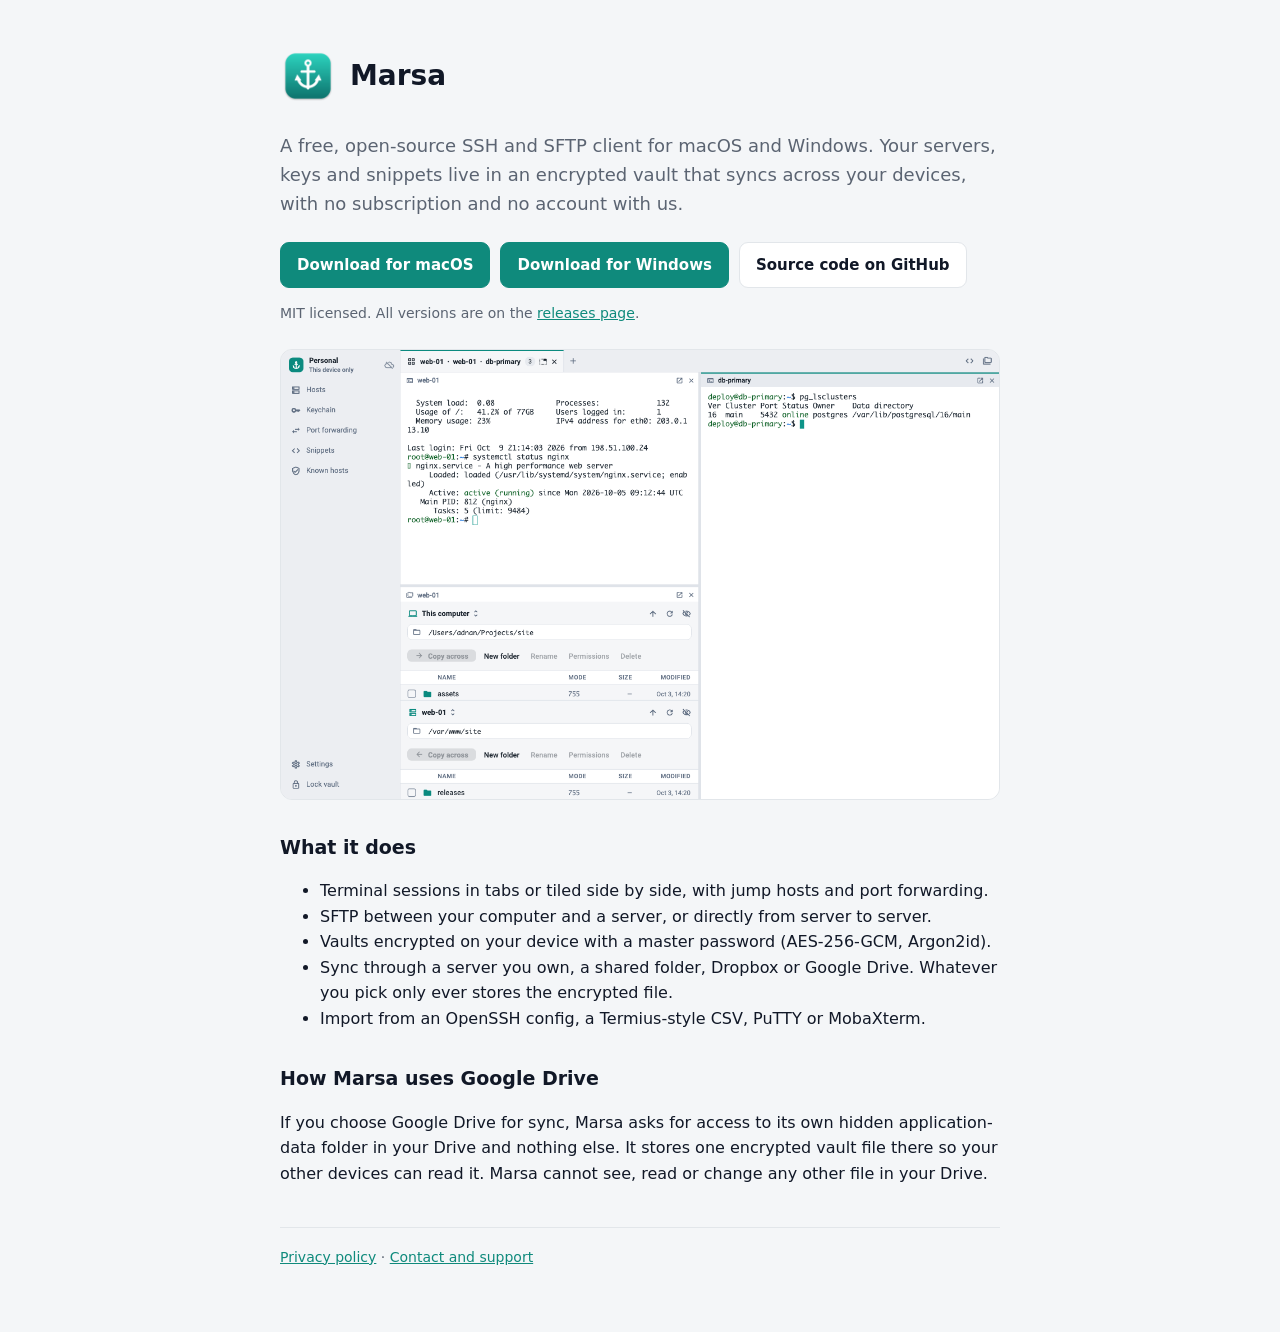
<file: docs/index.html>
<!doctype html>
<html lang="en">
<head>
<meta charset="utf-8">
<meta name="viewport" content="width=device-width, initial-scale=1">
<title>Marsa: open-source SSH and SFTP client</title>
<meta name="description" content="Marsa is a free, open-source SSH and SFTP client for macOS and Windows with encrypted vaults that sync across your devices.">
<meta name="google-site-verification" content="KPPcoAYckmGACvLK7AOZasoxgAihLiVM-Jjwu8f_wcs" />
<link rel="icon" href="icon.png">
<link rel="stylesheet" href="site.css">
</head>
<body>
<main>
  <header>
    <img src="icon.png" alt="">
    <h1>Marsa</h1>
  </header>
  <p class="lead">A free, open-source SSH and SFTP client for macOS and Windows. Your servers, keys and snippets live in an encrypted vault that syncs across your devices, with no subscription and no account with us.</p>

  <div class="buttons">
    <a class="button primary" href="https://github.com/AdnanBolifa/marsa/releases/latest/download/Marsa-macos.dmg">Download for macOS</a>
    <a class="button primary" href="https://github.com/AdnanBolifa/marsa/releases/latest/download/Marsa-windows-setup.exe">Download for Windows</a>
    <a class="button" href="https://github.com/AdnanBolifa/marsa">Source code on GitHub</a>
  </div>
  <p class="muted">MIT licensed. All versions are on the <a href="https://github.com/AdnanBolifa/marsa/releases">releases page</a>.</p>

  <img class="shot" src="screenshots/tiles-light.png" alt="Marsa with two terminals and a file browser tiled side by side">

  <h2>What it does</h2>
  <ul>
    <li>Terminal sessions in tabs or tiled side by side, with jump hosts and port forwarding.</li>
    <li>SFTP between your computer and a server, or directly from server to server.</li>
    <li>Vaults encrypted on your device with a master password (AES-256-GCM, Argon2id).</li>
    <li>Sync through a server you own, a shared folder, Dropbox or Google Drive. Whatever you pick only ever stores the encrypted file.</li>
    <li>Import from an OpenSSH config, a Termius-style CSV, PuTTY or MobaXterm.</li>
  </ul>

  <h2>How Marsa uses Google Drive</h2>
  <p>If you choose Google Drive for sync, Marsa asks for access to its own hidden application-data folder in your Drive and nothing else. It stores one encrypted vault file there so your other devices can read it. Marsa cannot see, read or change any other file in your Drive.</p>

  <footer class="muted">
    <a href="privacy.html">Privacy policy</a> · <a href="https://github.com/AdnanBolifa/marsa/issues">Contact and support</a>
  </footer>
</main>
</body>
</html>
</file>
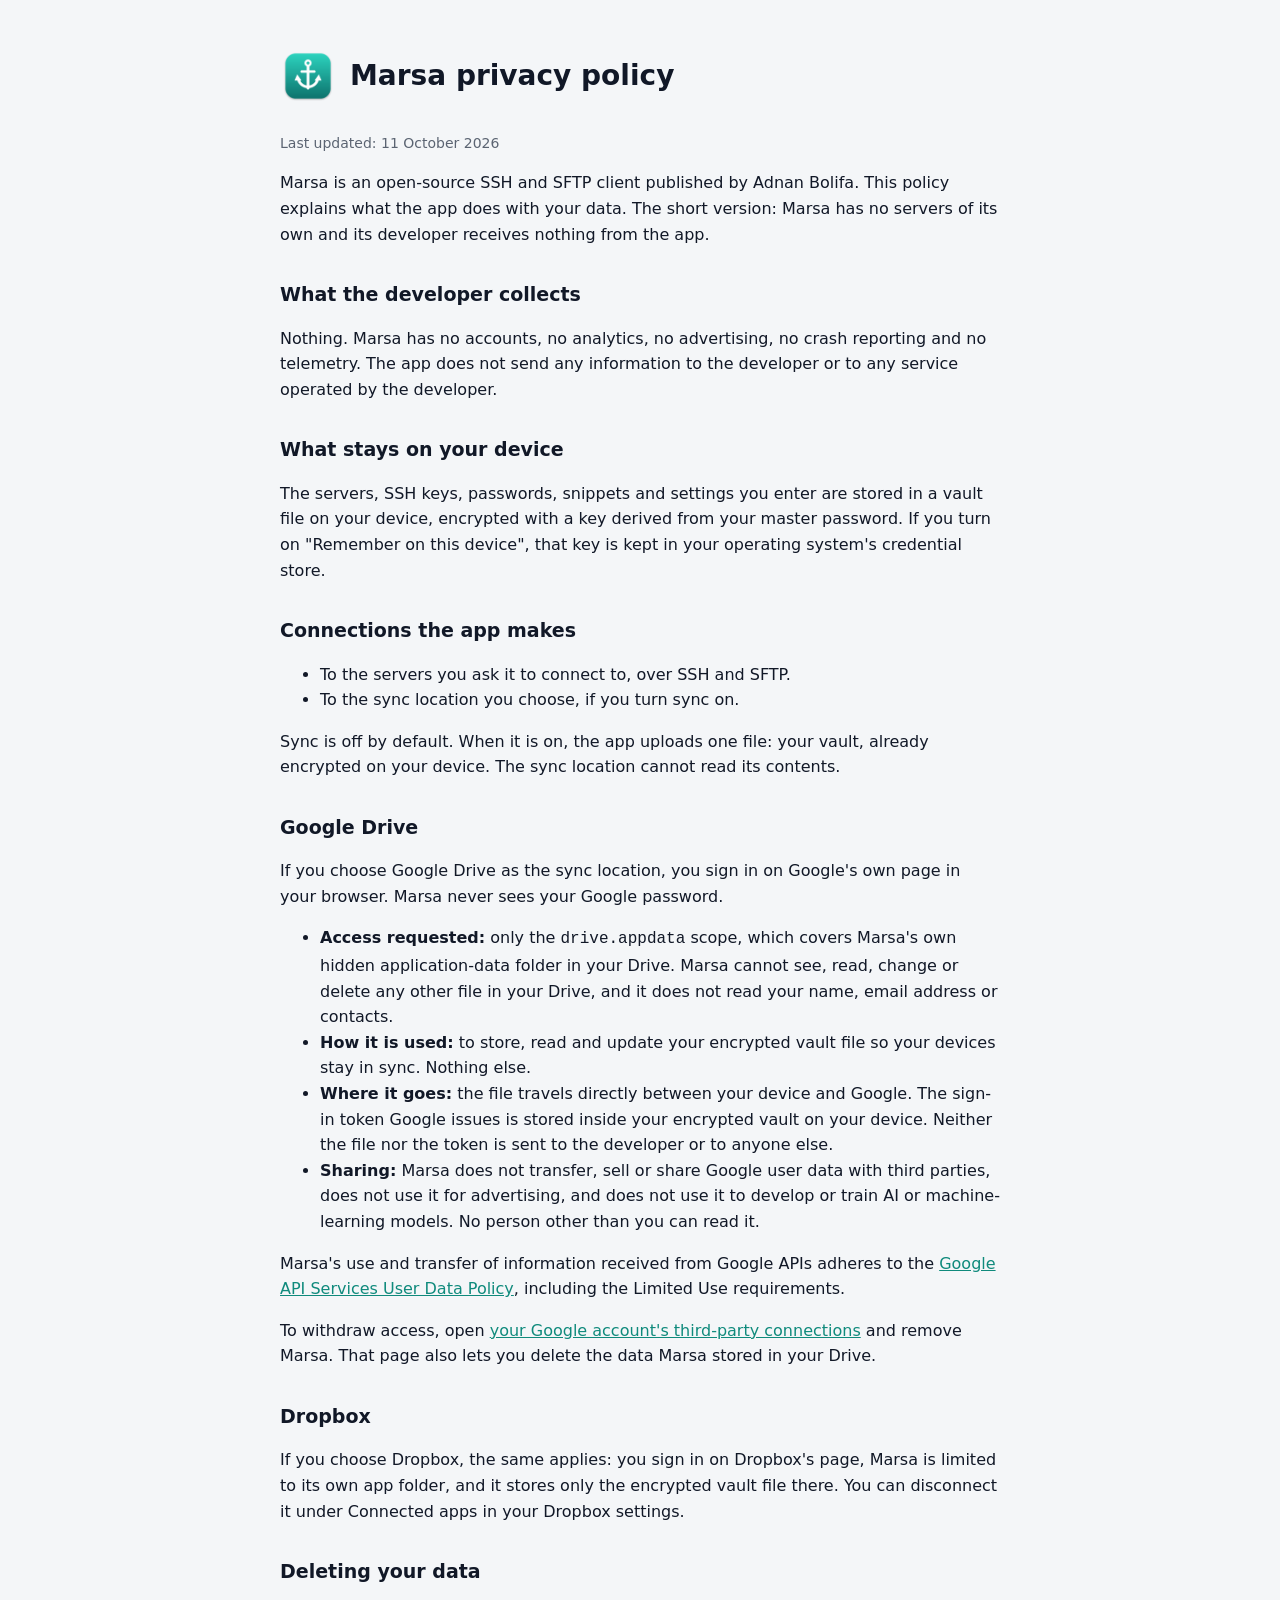
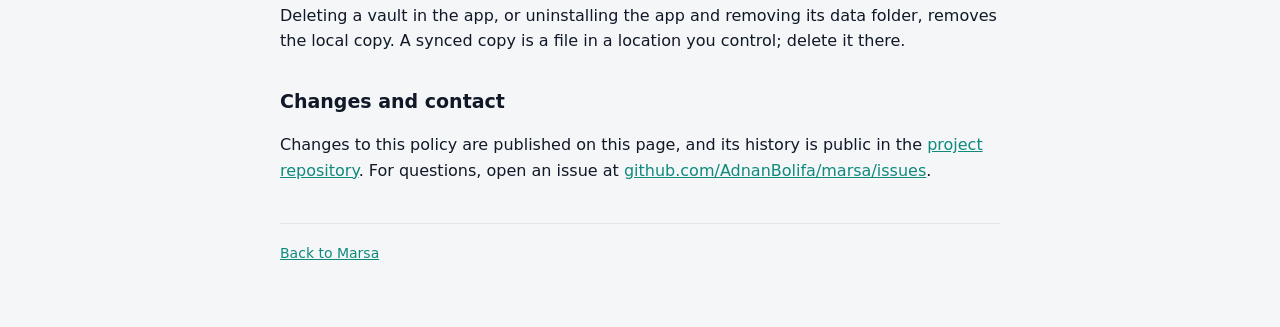
<file: docs/privacy.html>
<!doctype html>
<html lang="en">
<head>
<meta charset="utf-8">
<meta name="viewport" content="width=device-width, initial-scale=1">
<title>Privacy policy · Marsa</title>
<link rel="icon" href="icon.png">
<link rel="stylesheet" href="site.css">
</head>
<body>
<main>
  <header>
    <img src="icon.png" alt="">
    <h1>Marsa privacy policy</h1>
  </header>
  <p class="muted">Last updated: 11 October 2026</p>

  <p>Marsa is an open-source SSH and SFTP client published by Adnan Bolifa. This policy explains what the app does with your data. The short version: Marsa has no servers of its own and its developer receives nothing from the app.</p>

  <h2>What the developer collects</h2>
  <p>Nothing. Marsa has no accounts, no analytics, no advertising, no crash reporting and no telemetry. The app does not send any information to the developer or to any service operated by the developer.</p>

  <h2>What stays on your device</h2>
  <p>The servers, SSH keys, passwords, snippets and settings you enter are stored in a vault file on your device, encrypted with a key derived from your master password. If you turn on "Remember on this device", that key is kept in your operating system's credential store.</p>

  <h2>Connections the app makes</h2>
  <ul>
    <li>To the servers you ask it to connect to, over SSH and SFTP.</li>
    <li>To the sync location you choose, if you turn sync on.</li>
  </ul>
  <p>Sync is off by default. When it is on, the app uploads one file: your vault, already encrypted on your device. The sync location cannot read its contents.</p>

  <h2>Google Drive</h2>
  <p>If you choose Google Drive as the sync location, you sign in on Google's own page in your browser. Marsa never sees your Google password.</p>
  <ul>
    <li><strong>Access requested:</strong> only the <code>drive.appdata</code> scope, which covers Marsa's own hidden application-data folder in your Drive. Marsa cannot see, read, change or delete any other file in your Drive, and it does not read your name, email address or contacts.</li>
    <li><strong>How it is used:</strong> to store, read and update your encrypted vault file so your devices stay in sync. Nothing else.</li>
    <li><strong>Where it goes:</strong> the file travels directly between your device and Google. The sign-in token Google issues is stored inside your encrypted vault on your device. Neither the file nor the token is sent to the developer or to anyone else.</li>
    <li><strong>Sharing:</strong> Marsa does not transfer, sell or share Google user data with third parties, does not use it for advertising, and does not use it to develop or train AI or machine-learning models. No person other than you can read it.</li>
  </ul>
  <p>Marsa's use and transfer of information received from Google APIs adheres to the <a href="https://developers.google.com/terms/api-services-user-data-policy">Google API Services User Data Policy</a>, including the Limited Use requirements.</p>
  <p>To withdraw access, open <a href="https://myaccount.google.com/connections">your Google account's third-party connections</a> and remove Marsa. That page also lets you delete the data Marsa stored in your Drive.</p>

  <h2>Dropbox</h2>
  <p>If you choose Dropbox, the same applies: you sign in on Dropbox's page, Marsa is limited to its own app folder, and it stores only the encrypted vault file there. You can disconnect it under Connected apps in your Dropbox settings.</p>

  <h2>Deleting your data</h2>
  <p>Deleting a vault in the app, or uninstalling the app and removing its data folder, removes the local copy. A synced copy is a file in a location you control; delete it there.</p>

  <h2>Changes and contact</h2>
  <p>Changes to this policy are published on this page, and its history is public in the <a href="https://github.com/AdnanBolifa/marsa/commits/main/docs/privacy.html">project repository</a>. For questions, open an issue at <a href="https://github.com/AdnanBolifa/marsa/issues">github.com/AdnanBolifa/marsa/issues</a>.</p>

  <footer class="muted"><a href="./">Back to Marsa</a></footer>
</main>
</body>
</html>
</file>
<file: docs/site.css>
:root { --bg:#f4f6f8; --card:#fff; --ink:#111827; --muted:#5b6472; --line:#e2e6ea; --brand:#0f8a7c; }
@media (prefers-color-scheme: dark) {
  :root { --bg:#0d1117; --card:#161b22; --ink:#e6edf3; --muted:#9aa4b2; --line:#2a313a; --brand:#2dd4bf; }
}
* { box-sizing: border-box; }
body { margin:0; background:var(--bg); color:var(--ink); font:16px/1.6 system-ui,-apple-system,"Segoe UI",Roboto,sans-serif; }
main { max-width:760px; margin:0 auto; padding:48px 20px 64px; }
header { display:flex; align-items:center; gap:14px; margin-bottom:28px; }
header img { width:56px; height:56px; border-radius:13px; }
h1 { font-size:28px; margin:0; line-height:1.2; }
h2 { font-size:19px; margin:32px 0 8px; }
p, li { color:var(--ink); }
.lead { font-size:18px; color:var(--muted); margin:0 0 24px; }
.muted { color:var(--muted); font-size:14px; }
a { color:var(--brand); }
.buttons { display:flex; flex-wrap:wrap; gap:10px; margin:20px 0 8px; }
.button { display:inline-block; padding:10px 16px; border-radius:9px; border:1px solid var(--line); background:var(--card); color:var(--ink); text-decoration:none; font-weight:600; font-size:15px; }
.button.primary { background:var(--brand); border-color:var(--brand); color:#fff; }
@media (prefers-color-scheme: dark) { .button.primary { color:#06231f; } }
img.shot { width:100%; border-radius:12px; border:1px solid var(--line); margin-top:24px; display:block; }
footer { margin-top:40px; padding-top:18px; border-top:1px solid var(--line); }
</file>
